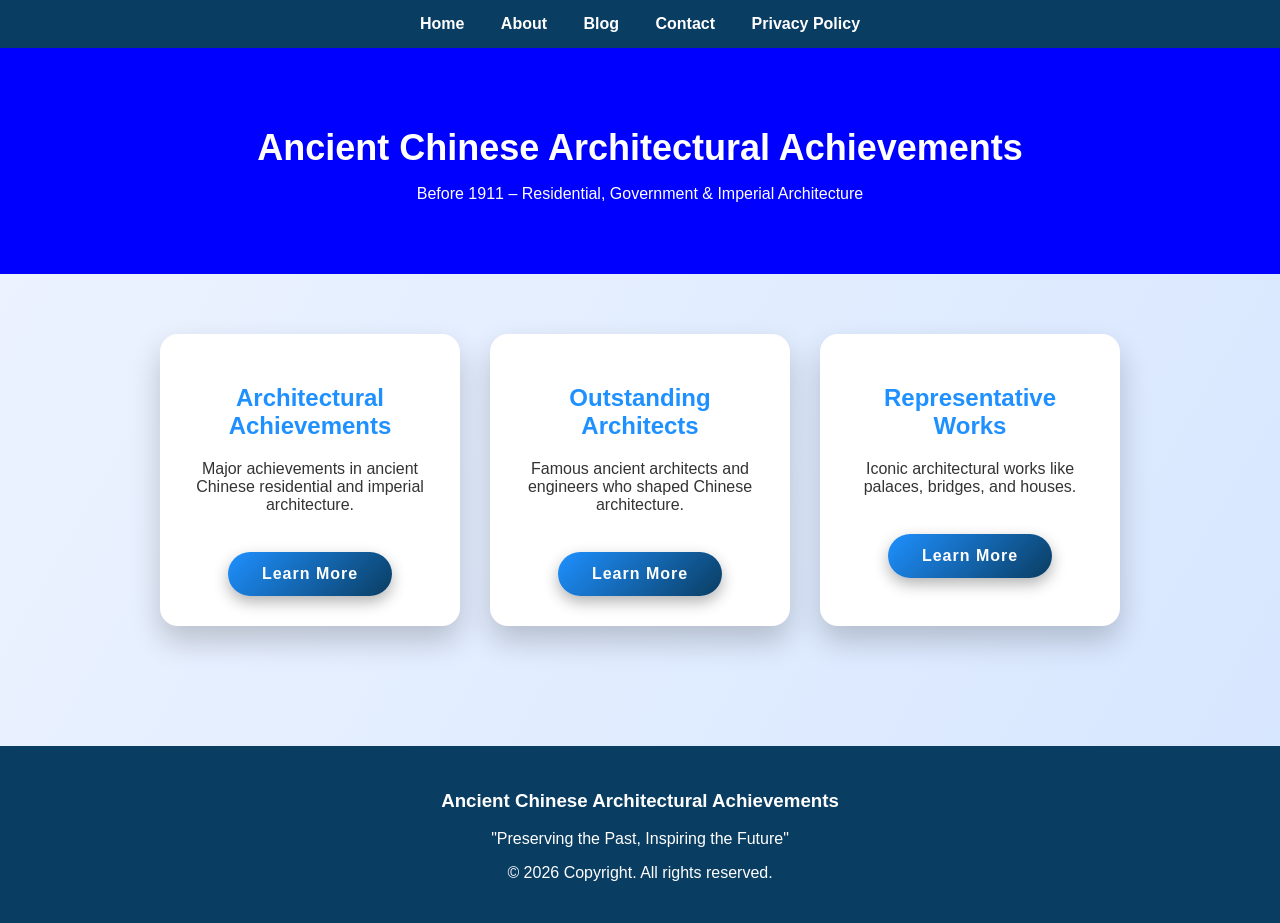
<file: index.html>
<!DOCTYPE html>
<html lang="en">
<head>
    <meta charset="UTF-8">
    <title>Ancient Chinese Architecture</title>
    <link rel="stylesheet" href="style.css">
</head>
<body>

    <nav>
    <a href="index.html">Home</a>
    <a href="about.html">About</a>
    <a href="blog.html">Blog</a>
    <a href="contact.html">Contact</a>
    <a href="privacy.html">Privacy Policy</a>
</nav>

<header>
    <h1>Ancient Chinese Architectural Achievements</h1>
    <p>Before 1911 – Residential, Government & Imperial Architecture</p>
</header>



<div class="container">

    <div class="card">
        <h2>Architectural Achievements</h2>
        <p>Major achievements in ancient Chinese residential and imperial architecture.</p>
        <a href="achievements.html" class="btn">Learn More</a>
    </div>

    <div class="card">
        <h2>Outstanding Architects</h2>
        <p>Famous ancient architects and engineers who shaped Chinese architecture.</p>
        <a href="architects.html" class="btn">Learn More</a>
    </div>

    <div class="card">
        <h2>Representative Works</h2>
        <p>Iconic architectural works like palaces, bridges, and houses.</p>
        <a href="works.html" class="btn">Learn More</a>
    </div>

</div>

<footer>
    <h3>Ancient Chinese Architectural Achievements</h3>
    <p class="motto">"Preserving the Past, Inspiring the Future"</p>
    <p class="copyright">© 2026 Copyright. All rights reserved.</p>
</footer>


</body>
</html>
</file>
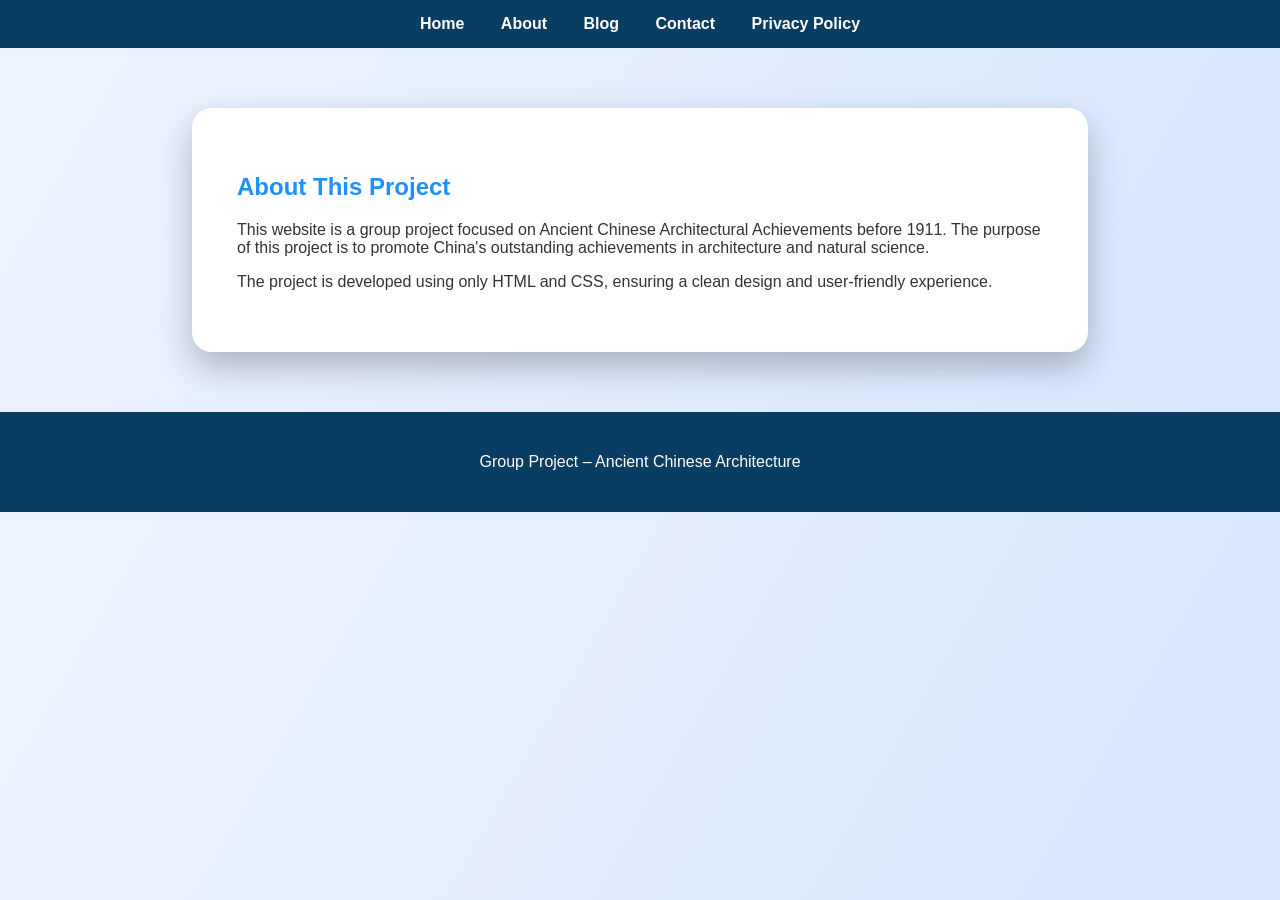
<file: about.html>
<!DOCTYPE html>
<html lang="en">
<head>
    <meta charset="UTF-8">
    <title>About Us</title>
    <link rel="stylesheet" href="style.css">
</head>
<body>

<nav>
    <a href="index.html">Home</a>
    <a href="about.html">About</a>
    <a href="blog.html">Blog</a>
    <a href="contact.html">Contact</a>
    <a href="privacy.html">Privacy Policy</a>
</nav>

<section class="blog">
    <h1>About This Project</h1>
    <p>
        This website is a group project focused on Ancient Chinese Architectural Achievements
        before 1911. The purpose of this project is to promote China's outstanding achievements
        in architecture and natural science.
    </p>
    <p>
        The project is developed using only HTML and CSS, ensuring a clean design and
        user-friendly experience.
    </p>
</section>

<footer>
    <p>Group Project – Ancient Chinese Architecture</p>
</footer>

</body>
</html>
</file>
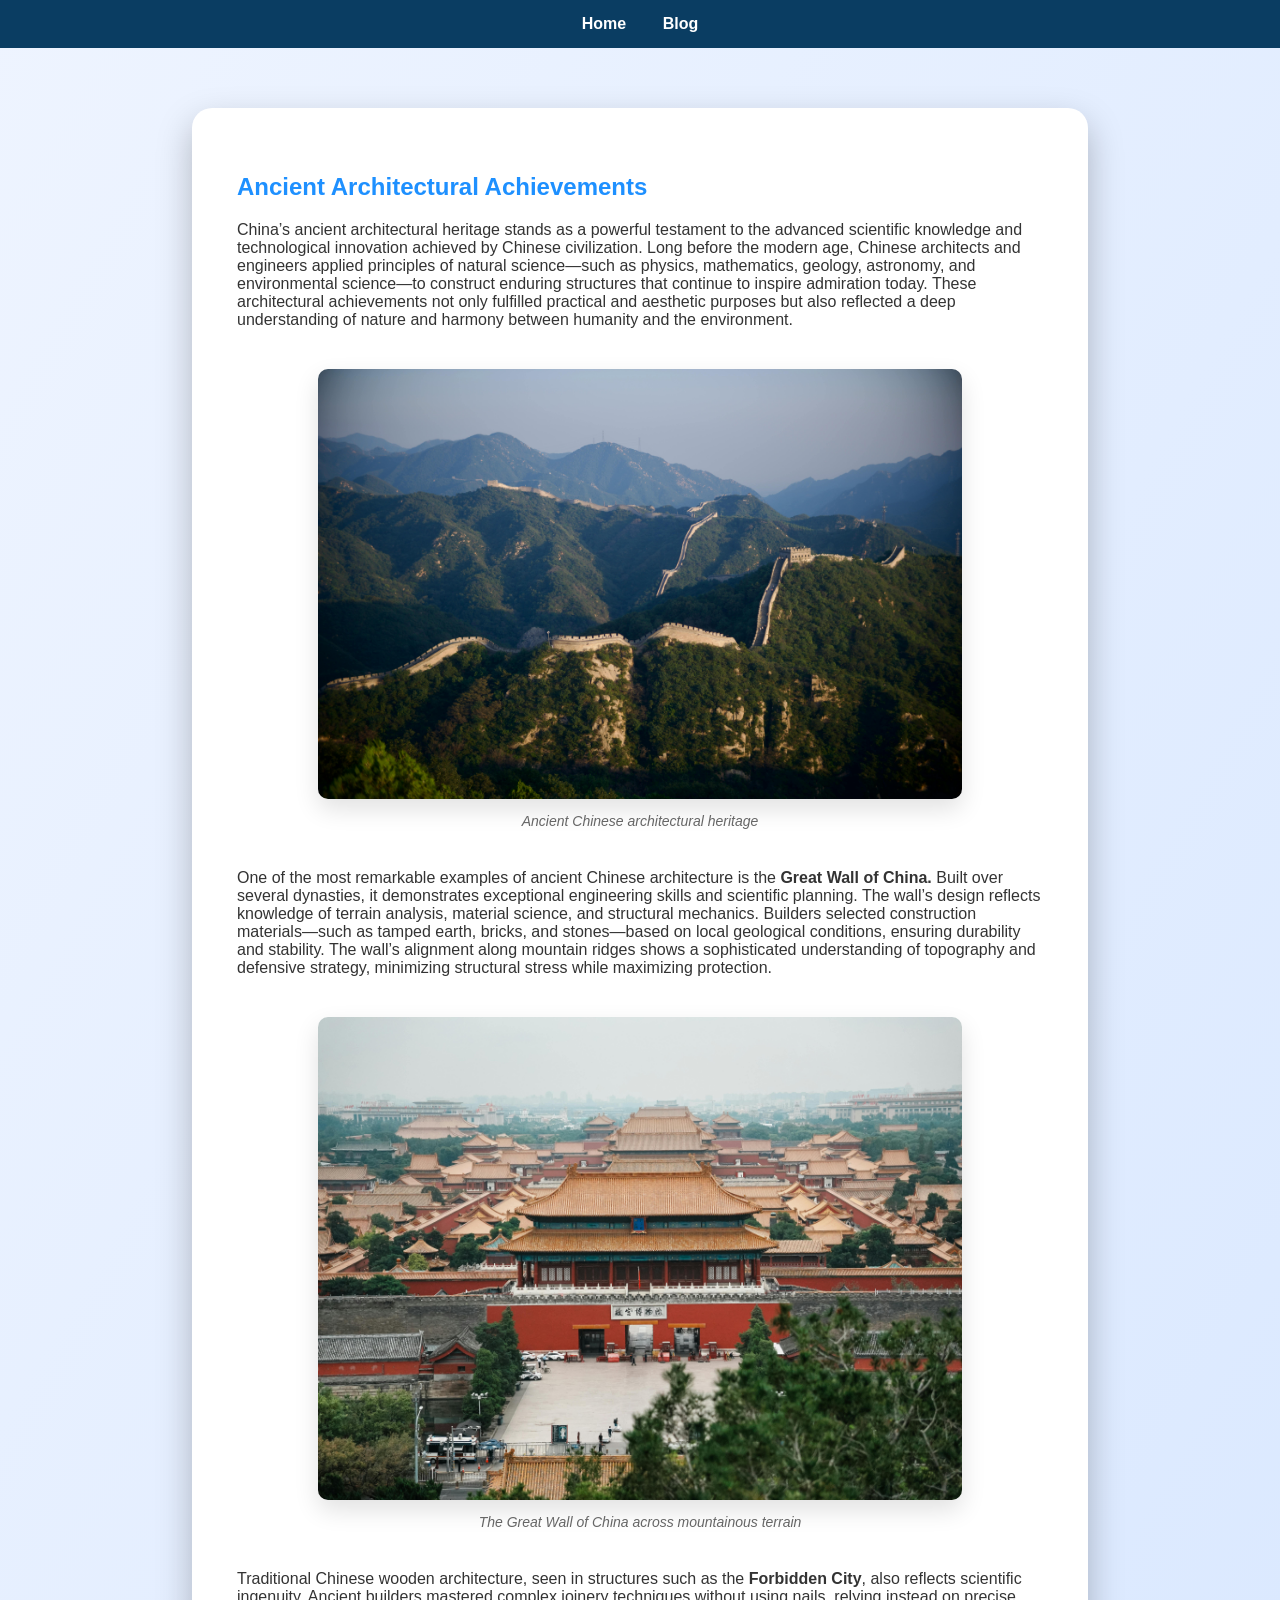
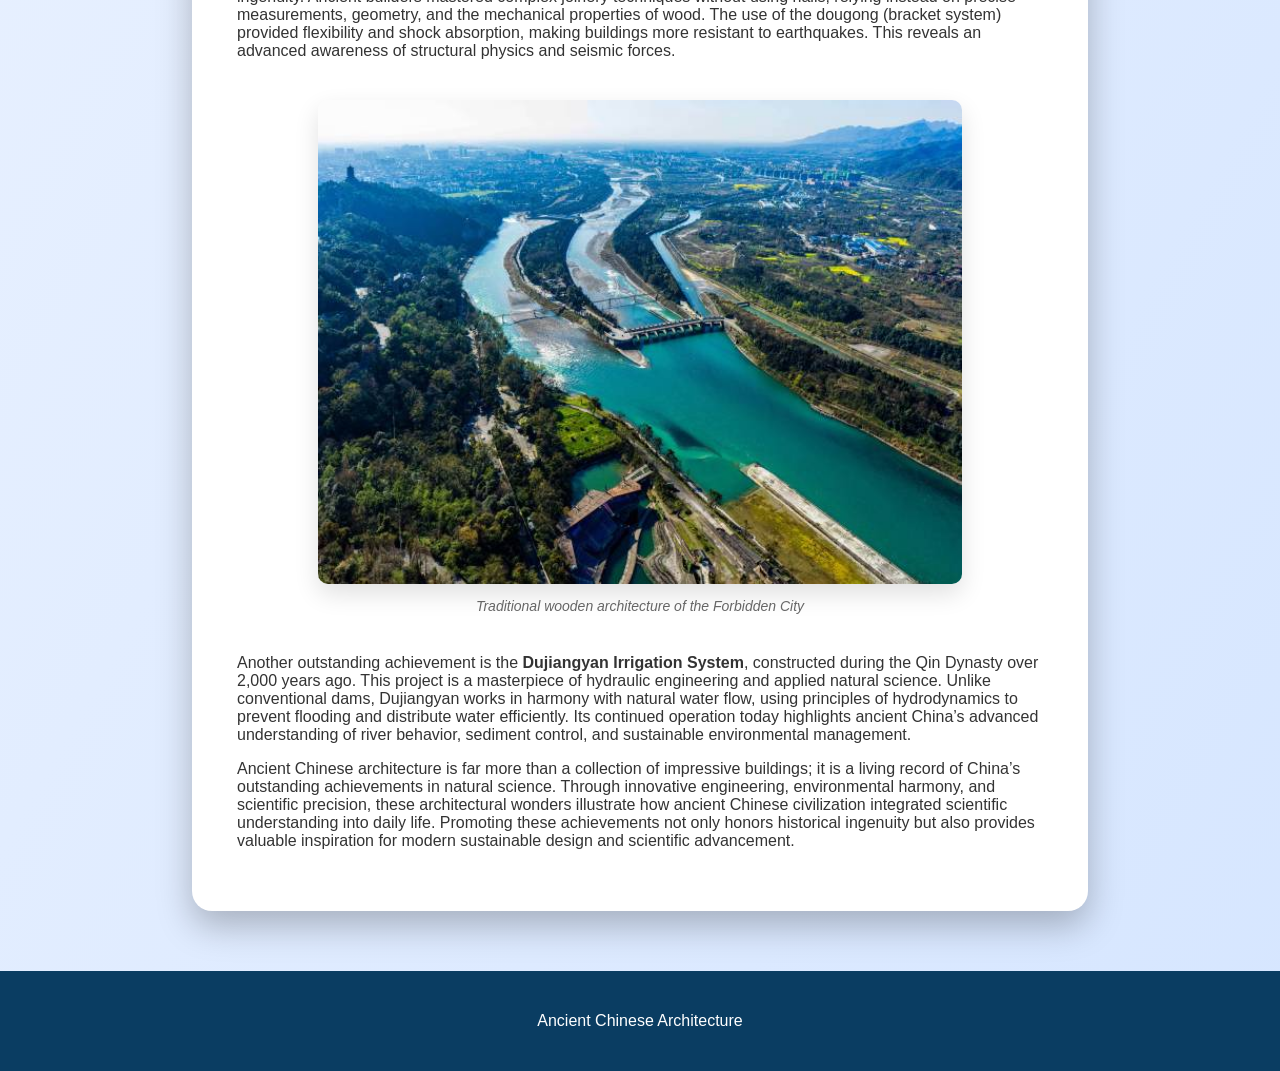
<file: achievements.html>
<!DOCTYPE html>
<html lang="en">
<head>
    <meta charset="UTF-8">
    <title>Architectural Achievements</title>
    <link rel="stylesheet" href="style.css">
</head>
<body>

<nav>
    <a href="index.html">Home</a>
    <a href="blog.html">Blog</a>
</nav>

<section class="blog">
    <h1>Ancient Architectural Achievements</h1>
    <p>
        China’s ancient architectural heritage stands as a powerful testament to the advanced scientific knowledge and technological innovation achieved by Chinese civilization.
        Long before the modern age, Chinese architects and engineers applied principles of natural science—such as physics, mathematics, geology, astronomy,
        and environmental science—to construct enduring structures that continue to inspire admiration today. These architectural achievements not only fulfilled practical and 
        aesthetic purposes but also reflected a deep understanding of nature and harmony between humanity and the environment.
    </p>
    <div class="section-image">
    <img src="images/greatwall.jpg" alt="Great Wall of China">
    <p class="image-caption">Ancient Chinese architectural heritage</p>
</div>
    <p>
        One of the most remarkable examples of ancient Chinese architecture is the <b>Great Wall of China.</b> 
        Built over several dynasties, it demonstrates exceptional engineering skills and scientific planning. 
        The wall’s design reflects knowledge of terrain analysis, material science, and structural mechanics. Builders selected
        construction materials—such as tamped earth, bricks, and stones—based on local geological conditions, ensuring durability
        and stability. The wall’s alignment along mountain ridges shows a sophisticated understanding of topography and 
        defensive strategy, minimizing structural stress while maximizing protection.
    </p>
    <div class="section-image">
    <img src="images/city.jpg" alt="Forbidden City">
    <p class="image-caption">The Great Wall of China across mountainous terrain</p>
</div>
    <p>
        Traditional Chinese wooden architecture, seen in structures such as the <b>Forbidden City</b>, also reflects scientific ingenuity. 
        Ancient builders mastered complex joinery techniques without using nails, relying instead on precise measurements, geometry,
        and the mechanical properties of wood. The use of the dougong (bracket system) provided flexibility and shock absorption,
        making buildings more resistant to earthquakes. This reveals an advanced awareness of structural physics and seismic forces.
    </p>
    <div class="section-image">
    <img src="images/dujiangyan.jpg" alt="Dujiangyan Irrigation System">
    <p class="image-caption">Traditional wooden architecture of the Forbidden City</p>
</div>
    <p>
        Another outstanding achievement is the <b>Dujiangyan Irrigation System</b>, constructed during the Qin Dynasty over 2,000 years ago.
        This project is a masterpiece of hydraulic engineering and applied natural science. Unlike conventional dams, 
        Dujiangyan works in harmony with natural water flow, using principles of hydrodynamics to prevent flooding and distribute 
        water efficiently. Its continued operation today highlights ancient China’s advanced understanding of river behavior, 
        sediment control, and sustainable environmental management.
    </p>
    <p>
        Ancient Chinese architecture is far more than a collection of impressive buildings; it is a living record of China’s
        outstanding achievements in natural science. Through innovative engineering, environmental harmony, and scientific 
        precision, these architectural wonders illustrate how ancient Chinese civilization integrated scientific understanding 
        into daily life. Promoting these achievements not only honors historical ingenuity but also provides valuable inspiration
        for modern sustainable design and scientific advancement.
    </p>
</section>

<footer>
    <p>Ancient Chinese Architecture</p>
</footer>

</body>
</html>
</file>
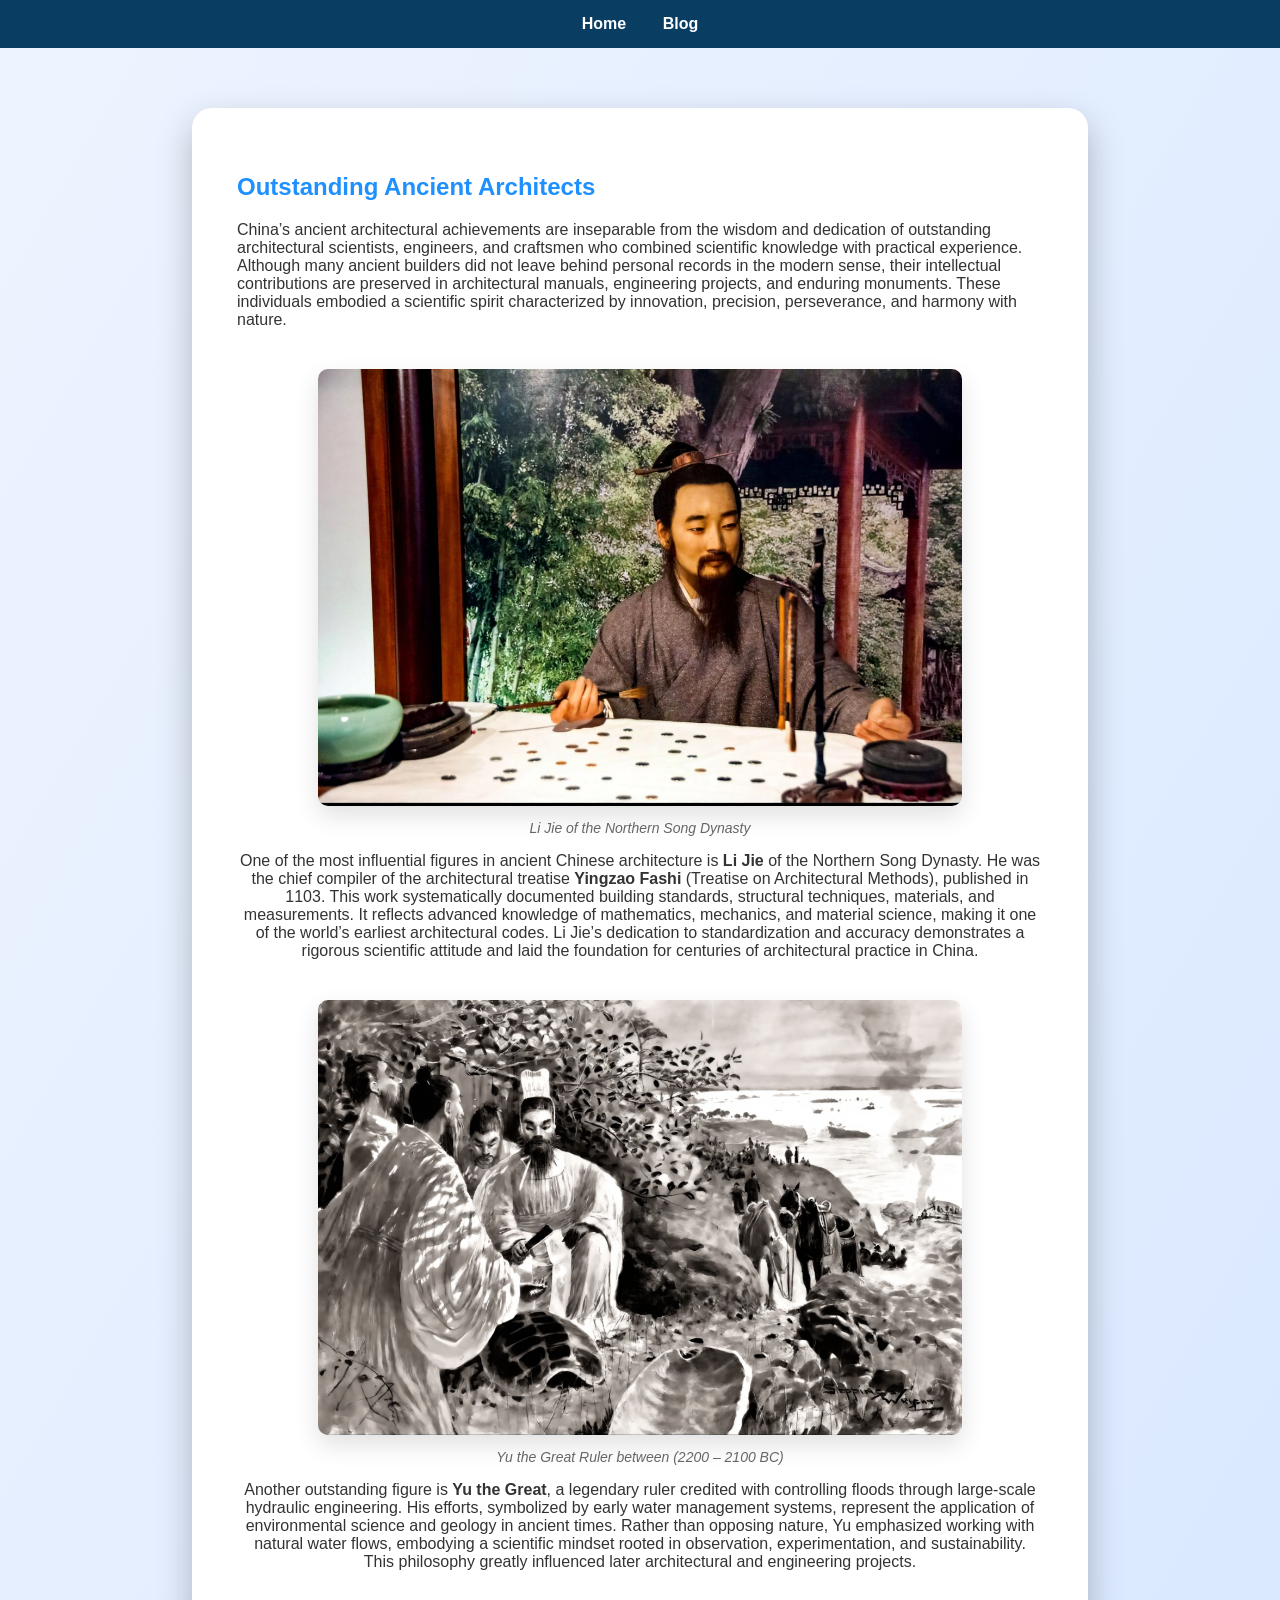
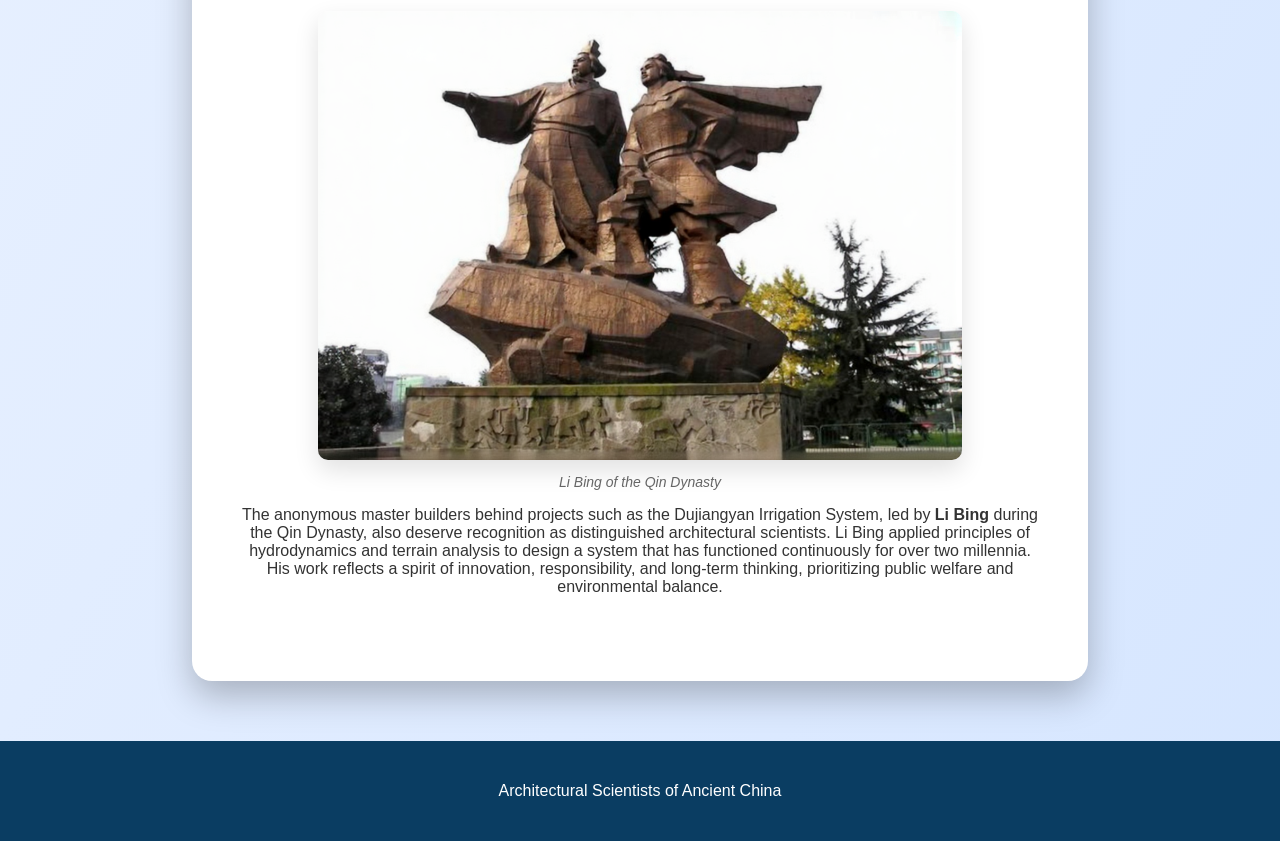
<file: architects.html>
<!DOCTYPE html>
<html lang="en">
<head>
    <meta charset="UTF-8">
    <title>Ancient Architects</title>
    <link rel="stylesheet" href="style.css">
</head>
<body>

<nav>
    <a href="index.html">Home</a>
    <a href="blog.html">Blog</a>
</nav>

<section class="blog">
    <h1>Outstanding Ancient Architects</h1>
    <p>
        China’s ancient architectural achievements are inseparable from the wisdom and dedication of outstanding architectural scientists,
        engineers, and craftsmen who combined scientific knowledge with practical experience. Although many ancient builders did not 
        leave behind personal records in the modern sense, their intellectual contributions are preserved in architectural manuals, 
        engineering projects, and enduring monuments. These individuals embodied a scientific spirit characterized by innovation, 
        precision, perseverance, and harmony with nature.
    </p>
    <div class="section-image">
    <img src="images/lijie1.png" alt="Li Jie(Ming Zhong)">
    <p class="image-caption">Li Jie of the Northern Song Dynasty</p>
    <p>
        One of the most influential figures in ancient Chinese architecture is <b>Li Jie</b> of the Northern Song Dynasty. 
        He was the chief compiler of the architectural treatise <b>Yingzao Fashi</b> (Treatise on Architectural Methods), 
        published in 1103. This work systematically documented building standards, structural techniques, materials, and 
        measurements. It reflects advanced knowledge of mathematics, mechanics, and material science, making it one of the 
        world’s earliest architectural codes. Li Jie’s dedication to standardization and accuracy demonstrates a rigorous 
        scientific attitude and laid the foundation for centuries of architectural practice in China.
    </p>
    <div class="section-image">
    <img src="images/yuthegreat1.png" alt="Yu the Great">
    <p class="image-caption">Yu the Great Ruler between (2200 – 2100 BC)</p>
    <p>
        Another outstanding figure is <b>Yu the Great</b>, a legendary ruler credited with controlling floods through large-scale 
        hydraulic engineering. His efforts, symbolized by early water management systems, represent the application of 
        environmental science and geology in ancient times. Rather than opposing nature, Yu emphasized working with natural 
        water flows, embodying a scientific mindset rooted in observation, experimentation, and sustainability. This philosophy
        greatly influenced later architectural and engineering projects.
    </p>
    <div class="section-image">
    <img src="images/libing123.png" alt="Li Bing">
    <p class="image-caption">Li Bing of the Qin Dynasty</p>
    <p>
        The anonymous master builders behind projects such as the Dujiangyan Irrigation System, led by <b>Li Bing</b>  during the 
        Qin Dynasty, also deserve recognition as distinguished architectural scientists. Li Bing applied principles of 
        hydrodynamics and terrain analysis to design a system that has functioned continuously for over two millennia. His work 
        reflects a spirit of innovation, responsibility, and long-term thinking, prioritizing public welfare and 
        environmental balance.
    </p>
  
</section>

<footer>
    <p>Architectural Scientists of Ancient China</p>
</footer>

</body>
</html>
</file>
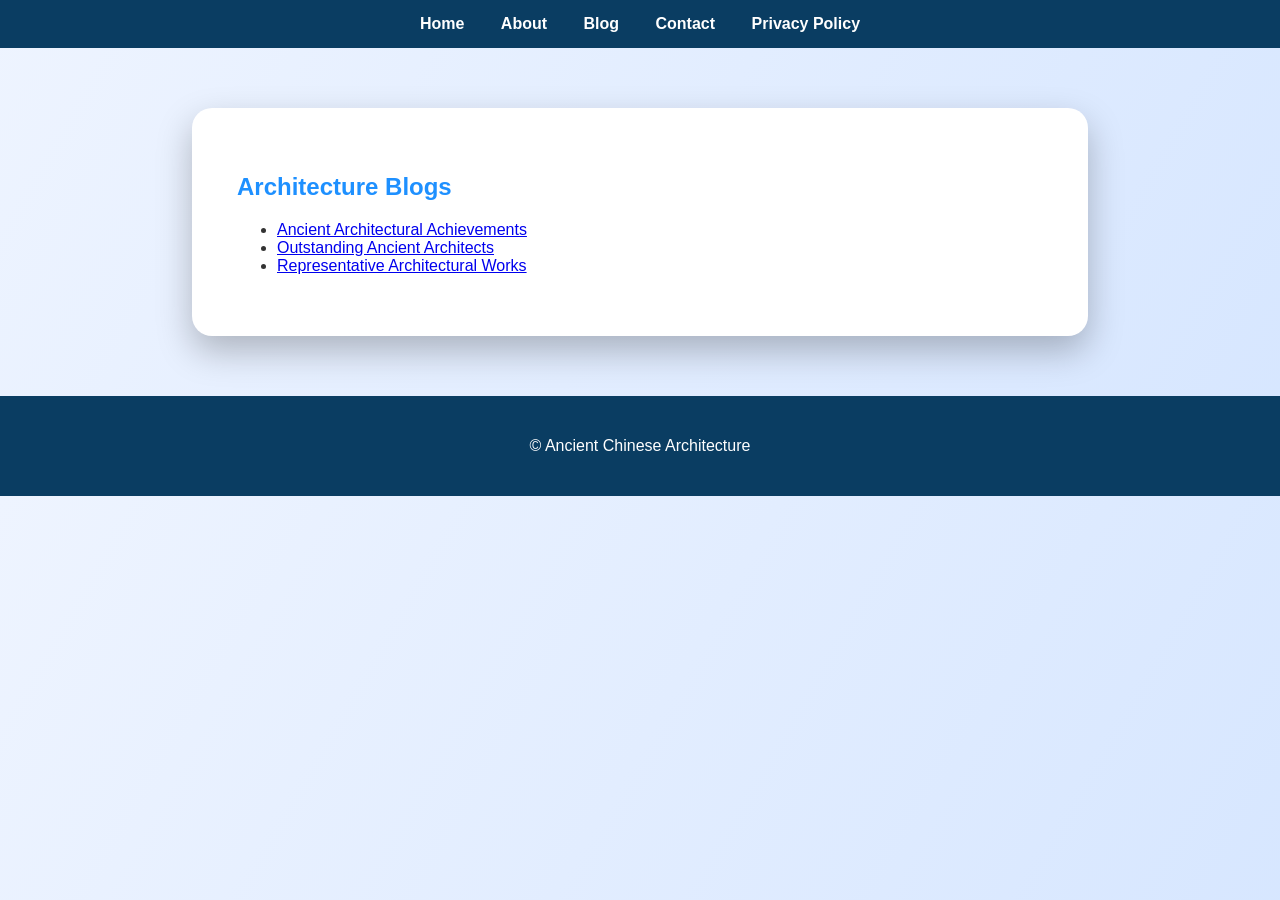
<file: blog.html>
<!DOCTYPE html>
<html lang="en">
<head>
    <meta charset="UTF-8">
    <title>Blog</title>
    <link rel="stylesheet" href="style.css">
</head>
<body>

<nav>
    <a href="index.html">Home</a>
    <a href="about.html">About</a>
    <a href="blog.html">Blog</a>
    <a href="contact.html">Contact</a>
    <a href="privacy.html">Privacy Policy</a>
</nav>

<section class="blog">
    <h1>Architecture Blogs</h1>
    <ul>
        <li><a href="achievements.html">Ancient Architectural Achievements</a></li>
        <li><a href="architects.html">Outstanding Ancient Architects</a></li>
        <li><a href="works.html">Representative Architectural Works</a></li>
    </ul>
</section>

<footer>
    <p>© Ancient Chinese Architecture</p>
</footer>

</body>
</html>
</file>
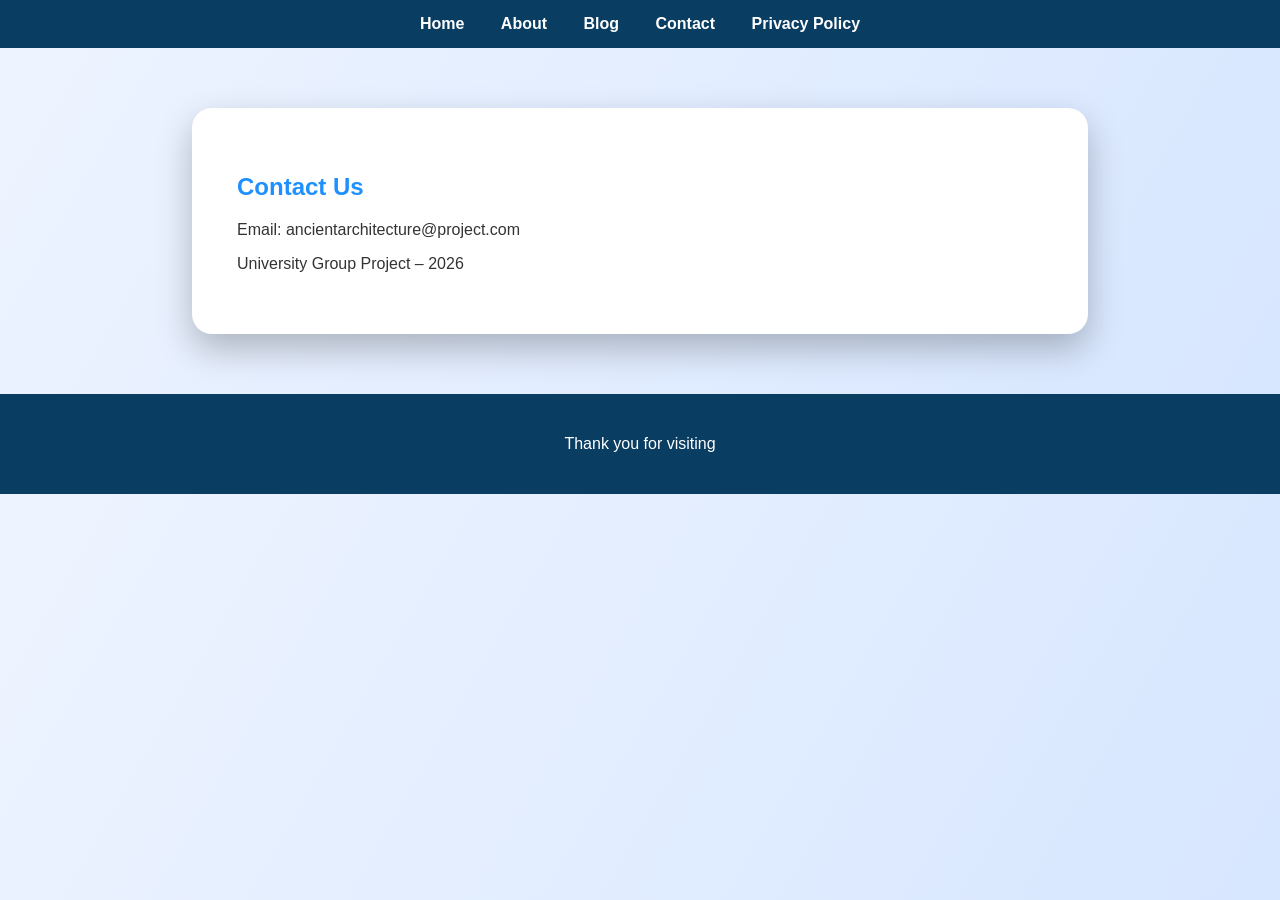
<file: contact.html>
<!DOCTYPE html>
<html lang="en">
<head>
    <meta charset="UTF-8">
    <title>Contact Us</title>
    <link rel="stylesheet" href="style.css">
</head>
<body>

<nav>
    <a href="index.html">Home</a>
    <a href="about.html">About</a>
    <a href="blog.html">Blog</a>
    <a href="contact.html">Contact</a>
    <a href="privacy.html">Privacy Policy</a>
</nav>

<section class="blog">
    <h1>Contact Us</h1>
    <p>Email: ancientarchitecture@project.com</p>
    <p>University Group Project – 2026</p>
</section>

<footer>
    <p>Thank you for visiting</p>
</footer>

</body>
</html>
</file>
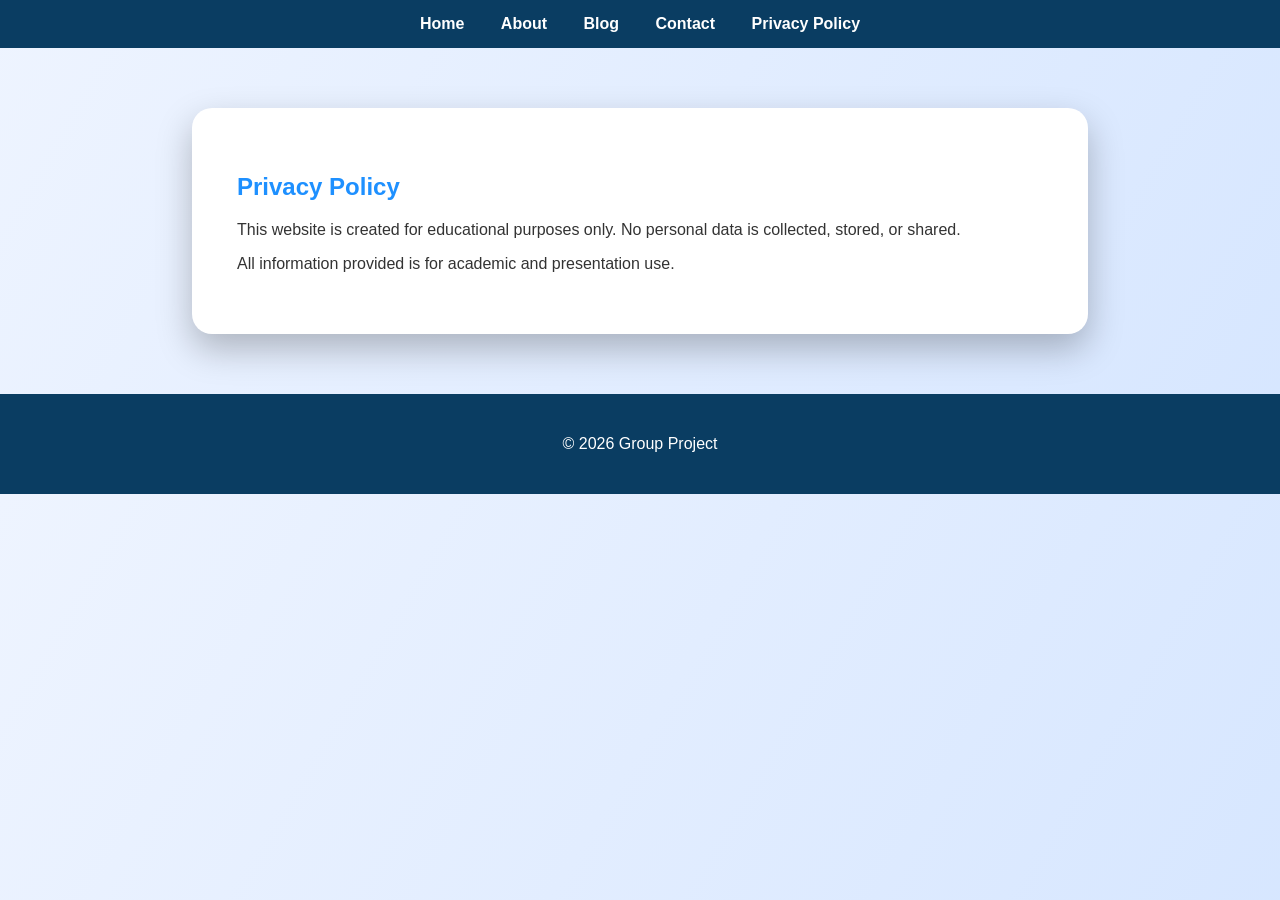
<file: privacy.html>
<!DOCTYPE html>
<html lang="en">
<head>
    <meta charset="UTF-8">
    <title>Privacy Policy</title>
    <link rel="stylesheet" href="style.css">
</head>
<body>

<nav>
    <a href="index.html">Home</a>
    <a href="about.html">About</a>
    <a href="blog.html">Blog</a>
    <a href="contact.html">Contact</a>
    <a href="privacy.html">Privacy Policy</a>
</nav>

<section class="blog">
    <h1>Privacy Policy</h1>
    <p>
        This website is created for educational purposes only. No personal data is collected,
        stored, or shared.
    </p>
    <p>
        All information provided is for academic and presentation use.
    </p>
</section>

<footer>
    <p>© 2026 Group Project</p>
</footer>

</body>
</html>
</file>
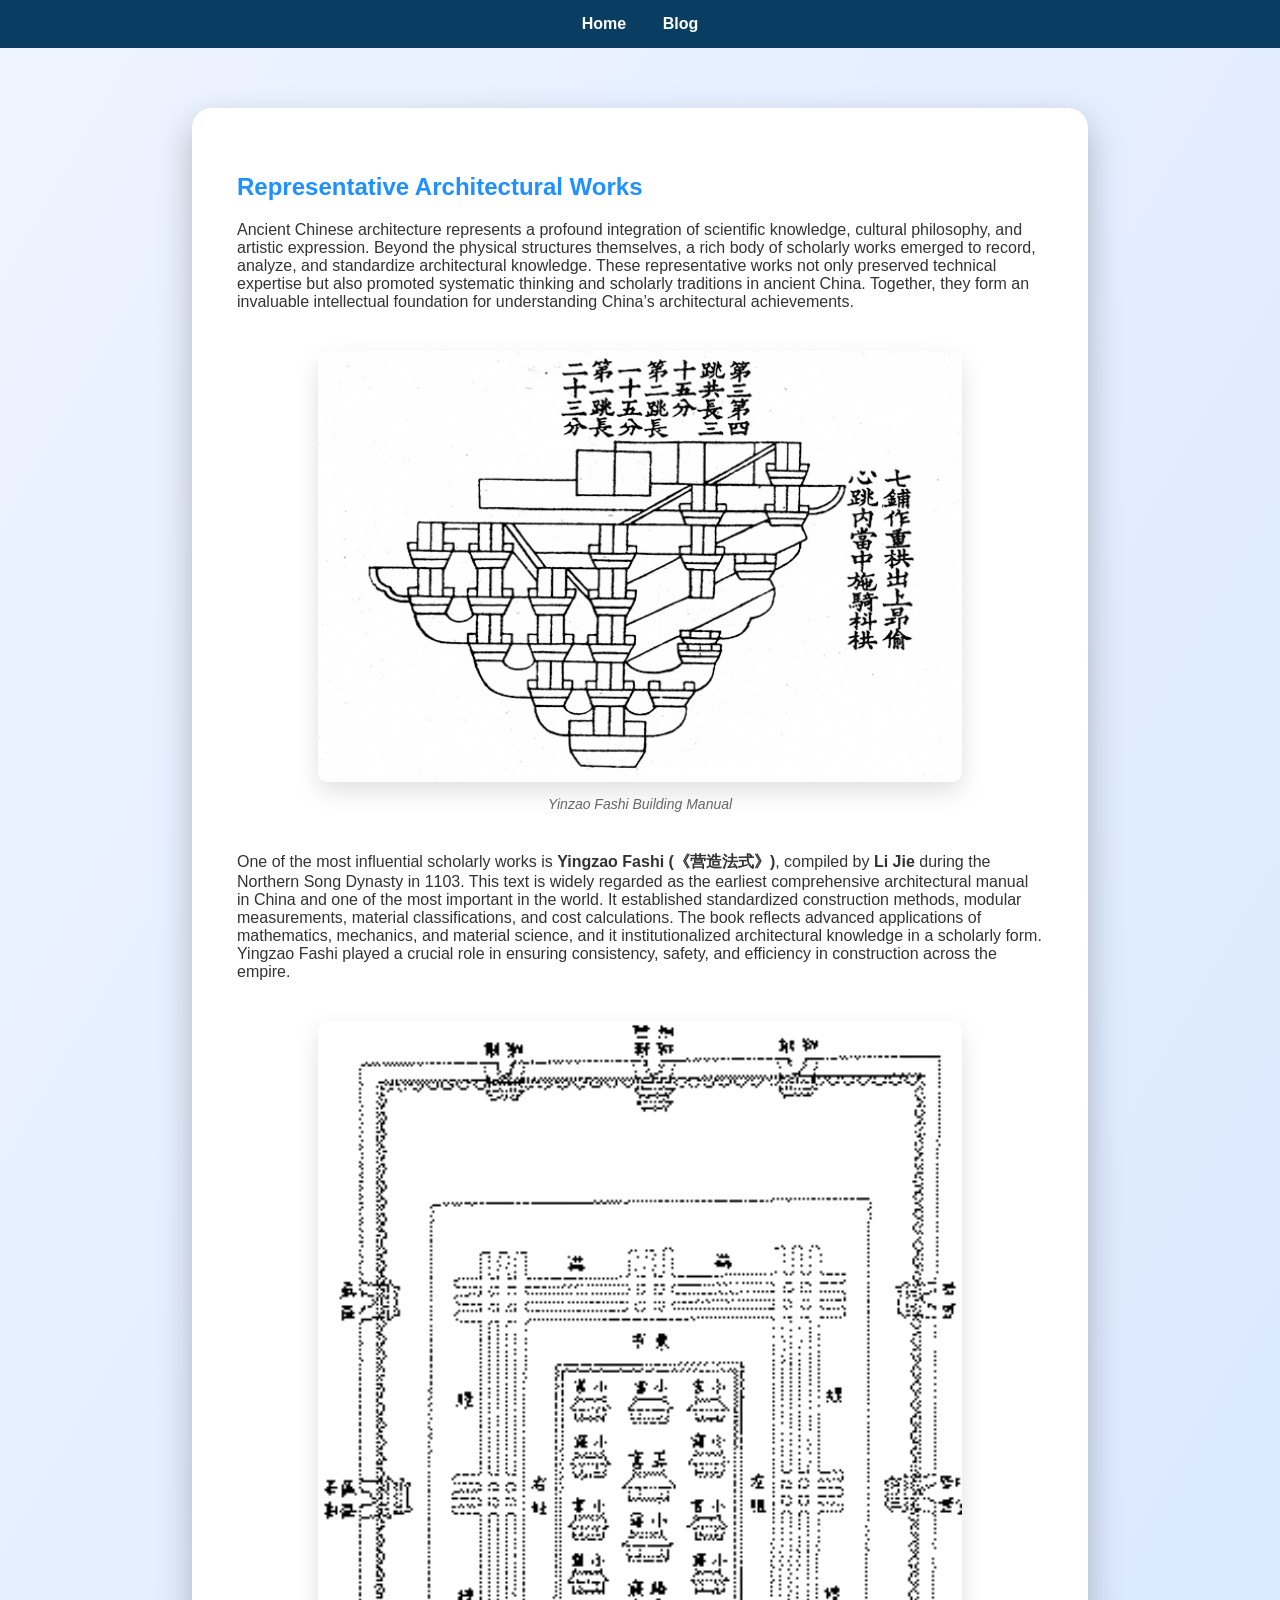
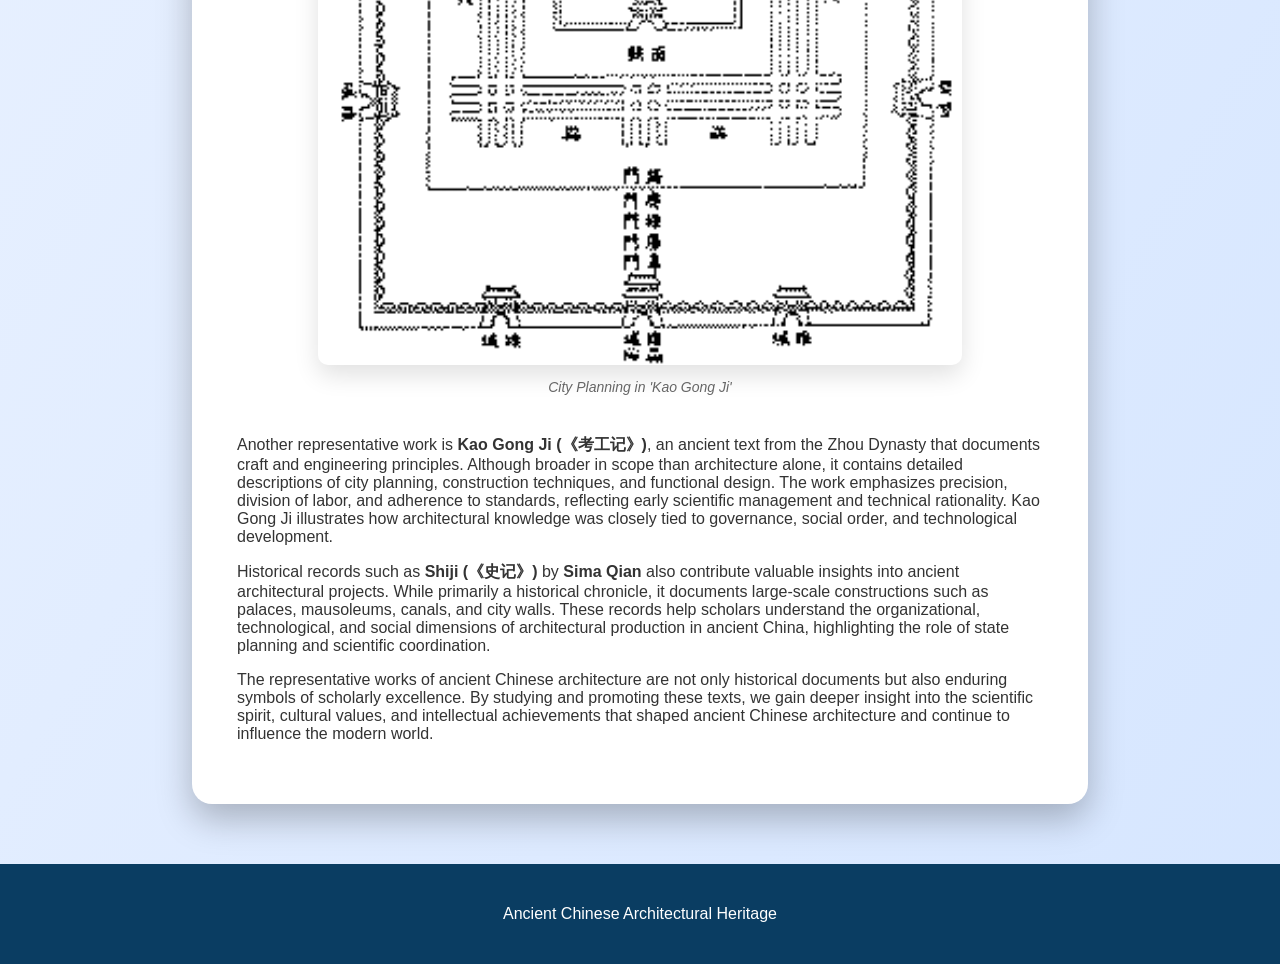
<file: works.html>
<!DOCTYPE html>
<html lang="en">
<head>
    <meta charset="UTF-8">
    <title>Representative Works</title>
    <link rel="stylesheet" href="style.css">
</head>
<body>

<nav>
    <a href="index.html">Home</a>
    <a href="blog.html">Blog</a>
</nav>

<section class="blog">
    <h1>Representative Architectural Works</h1>
   <p>
    Ancient Chinese architecture represents a profound integration of scientific knowledge, cultural philosophy, and 
    artistic expression. Beyond the physical structures themselves, a rich body of scholarly works emerged to record, analyze, 
    and standardize architectural knowledge. These representative works not only preserved technical expertise but also 
    promoted systematic thinking and scholarly traditions in ancient China. Together, they form an invaluable intellectual 
    foundation for understanding China’s architectural achievements.
   </p>
   <div class="section-image">
    <img src="images/yingzhao.jpg" alt="Yingzao Fashi">
    <p class="image-caption">Yinzao Fashi Building Manual</p>
   </div>
   <p>
    One of the most influential scholarly works is <b>Yingzao Fashi (《营造法式》)</b>, compiled by <b>Li Jie</b> during the Northern Song Dynasty
    in 1103. This text is widely regarded as the earliest comprehensive architectural manual in China and one of the most 
    important in the world. It established standardized construction methods, modular measurements, material classifications, 
    and cost calculations. The book reflects advanced applications of mathematics, mechanics, and material science, and it 
    institutionalized architectural knowledge in a scholarly form. Yingzao Fashi played a crucial role in ensuring consistency, 
    safety, and efficiency in construction across the empire.
   </p>
   <div class="section-image">
    <img src="images/kaogongji.png" alt="Kao Gong Ji">
    <p class="image-caption">City Planning in 'Kao Gong Ji'</p>
   </div>
   <p>
    Another representative work is <b>Kao Gong Ji (《考工记》)</b>, an ancient text from the Zhou Dynasty that documents craft and 
    engineering principles. Although broader in scope than architecture alone, it contains detailed descriptions of city planning,
    construction techniques, and functional design. The work emphasizes precision, division of labor, and adherence to standards,
    reflecting early scientific management and technical rationality. Kao Gong Ji illustrates how architectural knowledge was 
    closely tied to governance, social order, and technological development.
   </p>
   <p>
    Historical records such as <b>Shiji (《史记》)</b> by <b>Sima Qian</b> also contribute valuable insights into ancient architectural projects.
    While primarily a historical chronicle, it documents large-scale constructions such as palaces, mausoleums, canals, and city 
    walls. These records help scholars understand the organizational, technological, and social dimensions of architectural 
    production in ancient China, highlighting the role of state planning and scientific coordination.
   </p>
   <p>
    The representative works of ancient Chinese architecture are not only historical documents but also enduring symbols of 
    scholarly excellence. By studying and promoting these texts, we gain deeper insight into the scientific spirit, 
    cultural values, and intellectual achievements that shaped ancient Chinese architecture and continue to influence the 
    modern world.
   </p>
</section>

<footer>
    <p>Ancient Chinese Architectural Heritage</p>
</footer>

</body>
</html>
</file>
<file: style.css>
* {
    box-sizing: border-box;
}

body {
    margin: 0;
    font-family: "Segoe UI", Arial, sans-serif;
    background: linear-gradient(120deg, #eef4ff, #d6e6ff);
    color: #333
}



header {
    background: blue;
    background-size: 400% 400%;
    color: white;
    text-align: center;
    padding: 55px 20px;
    
}

header h1 {
    font-size: 36px;
    margin-bottom: 10px;
}


nav {
    background-color: #0a3d62;
    padding: 15px;
    text-align: center;
    position: sticky;
    top: 0;
    z-index: 1000;
}




nav a {
    color: white;
    margin: 0 16px;
    text-decoration: none;
    font-weight: bold;
    position: relative;
}


nav a::after {
    content: "";
    position: absolute;
    width: 0;
    height: 3px;
    background: #aad4ff;
    left: 0;
    bottom: -6px;
    transition: width 0.3s ease;
}

nav a:hover::after {
    width: 100%;
}


.container {
    display: flex;
    justify-content: center;
    gap: 30px;
    padding: 60px;
    animation: fadeUp 1.5s ease; 
}

@keyframes fadeUp {
    from { opacity: 0; transform: translateY(40px); }
    to { opacity: 1; transform: translateY(0); }
}

.card {
    background: white;
    width: 300px;
    padding: 30px;
    border-radius: 18px;
    text-align: center;
    box-shadow: 0 15px 30px rgba(0,0,0,0.2);
    transition: transform 0.4s ease, box-shadow 0.4s ease;
}

/* hover animation */
.card:hover {
    transform: translateY(-12px) scale(1.03);
    box-shadow: 0 25px 45px rgba(0,0,0,0.3);
}

.card h2 {
    color: #1e90ff;
}


.btn {
    display: inline-block;
    margin-top: 22px;
    padding: 13px 34px;
    background: linear-gradient(135deg, #1e90ff, #0a3d62);
    color: white;
    text-decoration: none;
    border-radius: 30px;
    font-weight: bold;
    letter-spacing: 1px;
    box-shadow: 0 6px 15px rgba(0,0,0,0.3);
    transition: all 0.35s ease;
}

/* glowing hover */
.btn:hover {
    transform: translateY(-4px);
    box-shadow: 0 0 15px rgba(30,144,255,0.8);
}


.blog {
    background: white;
    width: 70%;
    margin: 60px auto;
    padding: 45px;
    border-radius: 20px;
    box-shadow: 0 15px 35px rgba(0,0,0,0.25);
    animation: blogSlide 1.2s ease; 
}

@keyframes blogSlide {
    from { opacity: 0; transform: translateY(50px); }
    to { opacity: 1; transform: translateY(0); }
}

.blog h1 {
    color: #1e90ff;
}


footer {
    background-color: #0a3d62;
    color: white;
    text-align: center;
    padding: 25px;
    margin-top: 60px;
}


.section-image {
    margin: 40px auto;
    text-align: center;
}

.section-image img {
    width: 80%;
    max-width: 900px;
    height: auto;
    border-radius: 10px;
    box-shadow: 0 10px 25px rgba(0, 0, 0, 0.12);
}

.image-caption {
    margin-top: 10px;
    font-size: 14px;
    color: #666;
    font-style: italic;
}
</file>
